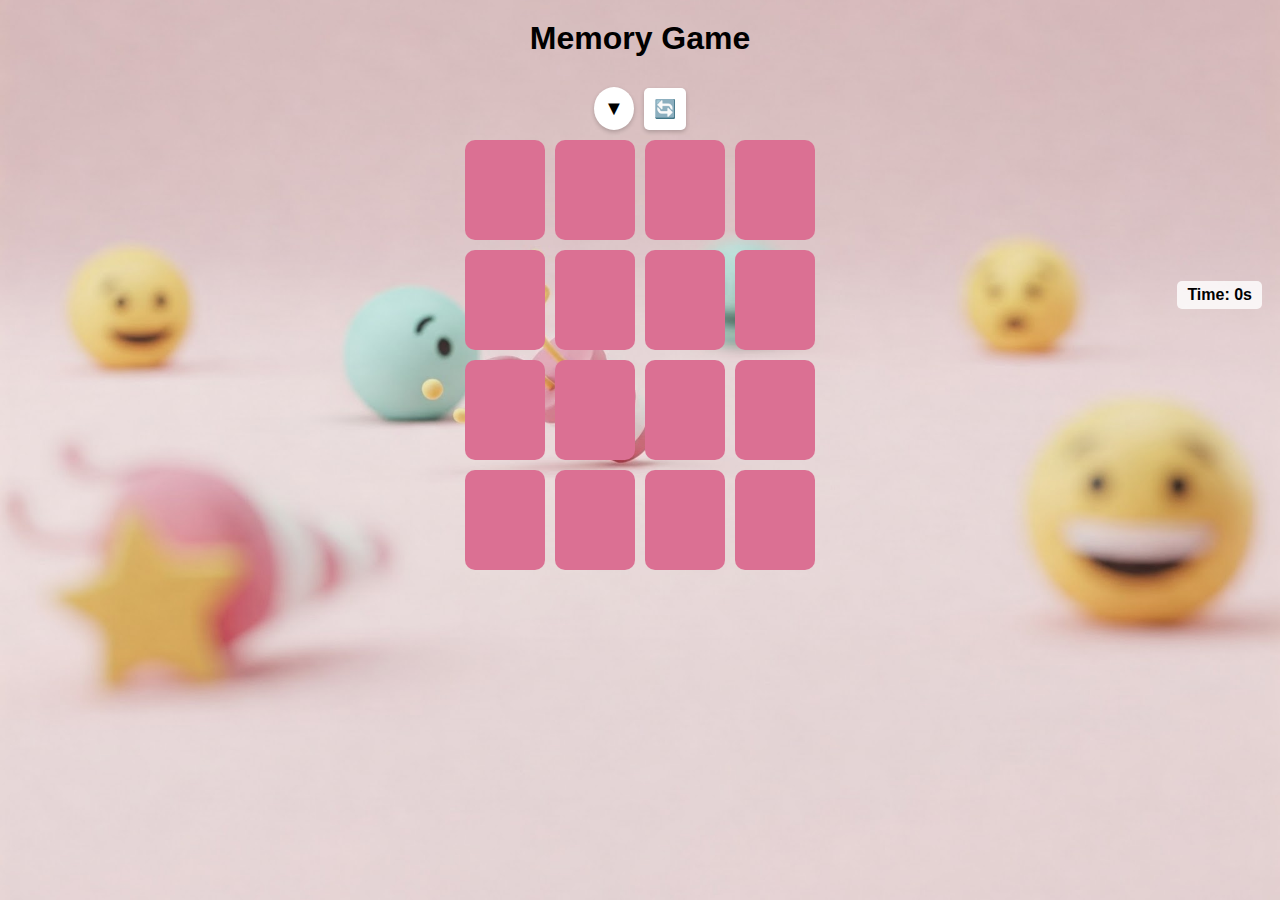
<file: mg/index.html>
<!DOCTYPE html>
<html lang="en">
<head>
    <meta charset="UTF-8">
    <meta name="viewport" content="width=device-width, initial-scale=1.0">
    <title>Memory Game</title>
    <link rel="stylesheet" href="style.css">
</head>
<body>

    <h1>Memory Game</h1>

    <div class="container">
        <div class="dropdown">
            <button class="dropbtn">▼</button>
            <div class="dropdown-content">
                <a href="#" data-theme="emoji">Emoji</a>
                <a href="#" data-theme="flower">Flower</a>
                <a href="#" data-theme="food">Food</a>
            </div>
        </div>
        <button id="refreshBtn">🔄</button>
    </div>
    </div>

    <div class="game-board"></div>

    <audio id="flipSound" src="audio/fast-swipe-48158.mp3"></audio>
    <audio id="matchSound" src="audio/success.mp3"></audio>
    <audio id="lostSound" src="audio/lost.mp3"></audio>
    
    <script src="script.js"></script>
</body>
</html>
</file>
<file: mg/style.css>
body {
    font-family: Arial, sans-serif;
    text-align: center;
    background-color: #f8f8f8;
    position: relative;
    background-size: cover;
    background-position: center;
    transition: background 0.5s ease-in-out;
}

h1 {
    margin: 20px 0;
}

.container {
    display: flex;
    align-items: center;
    gap: 10px; 
    position: relative;
    top: 10px;
    margin: 0 auto;
    justify-content: center;
}

.dropbtn, #refreshBtn {
    padding: 10px;
    font-size: 16px;
    cursor: pointer;
    background: #fff;
    border: none;
    border-radius: 5px;
    box-shadow: 0px 2px 4px rgba(0, 0, 0, 0.2);
}

#refreshBtn {
    font-size: 18px;
}

.dropdown {
    position: relative;
    display: inline-block;
}

.dropbtn {
    padding: 10px;
    font-size: 20px;
    border: none;
    border-radius: 80%;
    cursor: pointer;
}

.dropdown-content {
    display: none;
    position: absolute;
    right: 0;
    background-color: white;
    box-shadow: 0px 4px 6px rgba(0, 0, 0, 0.1);
    border-radius: 5px;
    min-width: 120px;
    z-index: 1;
}

.dropdown-content a {
    display: block;
    padding: 10px;
    text-decoration: none;
    color: black;
}

.dropdown-content a:hover {
    background-color: #f1f1f1;
}

.dropdown:hover .dropdown-content {
    display: block;
}

.game-board {
    display: grid;
    grid-template-columns: repeat(4, 80px);
    grid-gap: 10px;
    justify-content: center;
    margin: 20px auto;
}

.card {
    width: 80px;
    height: 100px;
    display: flex;
    align-items: center;
    justify-content: center;
    font-size: 24px;
    cursor: pointer;
    border-radius: 10px;
    transform: scale(1);
    transition: transform 0.2s ease-in-out;
}

.card:hover {
    transform: scale(1.1);
}

.card.flipped {
    transform: rotateY(180deg);
}

#timer {
    position: absolute;
    top: 50%;
    right: 10px;
    transform: translateY(-50%);
    background: rgba(255, 255, 255, 0.8);
    padding: 5px 10px;
    border-radius: 5px;
    font-weight: bold;
}

@media (max-width: 600px) {
    .game-board {
        grid-gap: 5px;
    }
    .dropbtn, #refreshBtn {
        font-size: 14px;
        padding: 8px;
    }
}
</file>
